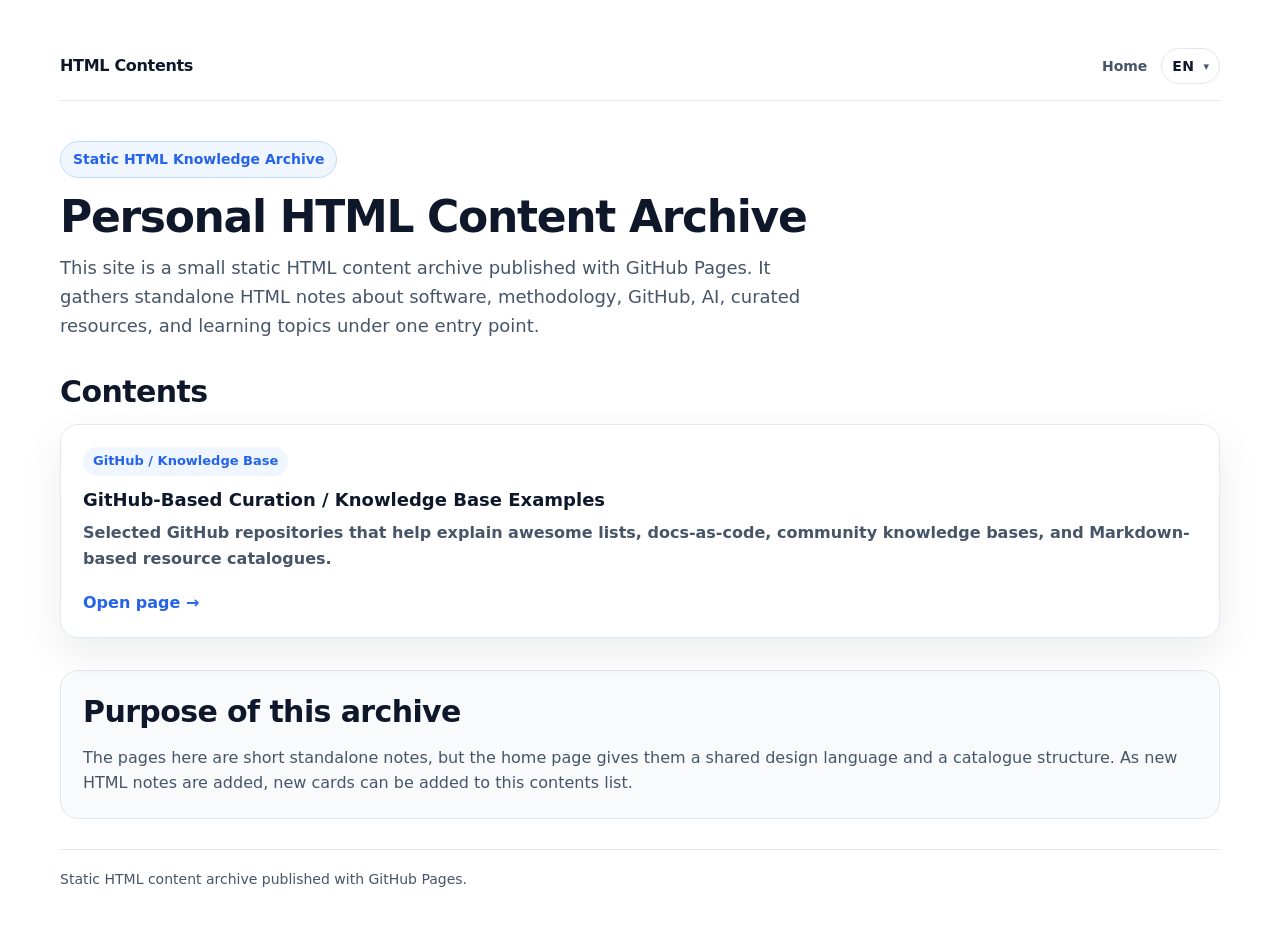
<file: index.html>
<!DOCTYPE html>
<html lang="en">
<head>
  <meta charset="UTF-8" />
  <meta name="viewport" content="width=device-width, initial-scale=1.0" />
  <title>HTML Contents</title>
  <meta name="description" content="A personal static HTML content archive published with GitHub Pages." />
  <link rel="stylesheet" href="assets/style.css" />
</head>

<body>
  <main class="page">
    <nav class="site-nav" aria-label="Main navigation">
      <a class="site-brand" href="index.html">HTML Contents</a>
      <div class="site-nav-links">
        <a href="index.html">Home</a>
        <details class="language-menu">
          <summary><span class="lang-code">EN</span></summary>
          <div class="language-options">
            <a href="tr/index.html"><span class="flag">🇹🇷</span><span class="lang-code">TR</span></a>
          </div>
        </details>
      </div>
    </nav>

    <header>
      <div class="badge">Static HTML Knowledge Archive</div>
      <h1>Personal HTML Content Archive</h1>
      <p class="intro">
        This site is a small static HTML content archive published with GitHub Pages.
        It gathers standalone HTML notes about software, methodology, GitHub, AI,
        curated resources, and learning topics under one entry point.
      </p>
    </header>

    <section class="section" aria-labelledby="contents-title">
      <h2 id="contents-title">Contents</h2>
      <div class="grid">
        <a class="card" href="GitHub-Curated-Knowledge-Repo.html">
          <span class="card-label">GitHub / Knowledge Base</span>
          <h3>GitHub-Based Curation / Knowledge Base Examples</h3>
          <p>
            Selected GitHub repositories that help explain awesome lists, docs-as-code,
            community knowledge bases, and Markdown-based resource catalogues.
          </p>
          <span class="card-link">Open page →</span>
        </a>
      </div>
    </section>

    <section class="section panel" aria-label="Purpose of this archive">
      <h2>Purpose of this archive</h2>
      <p>
        The pages here are short standalone notes, but the home page gives them a shared
        design language and a catalogue structure. As new HTML notes are added, new cards
        can be added to this contents list.
      </p>
    </section>

    <footer class="footer">
      Static HTML content archive published with GitHub Pages.
    </footer>
  </main>
</body>
</html>
</file>
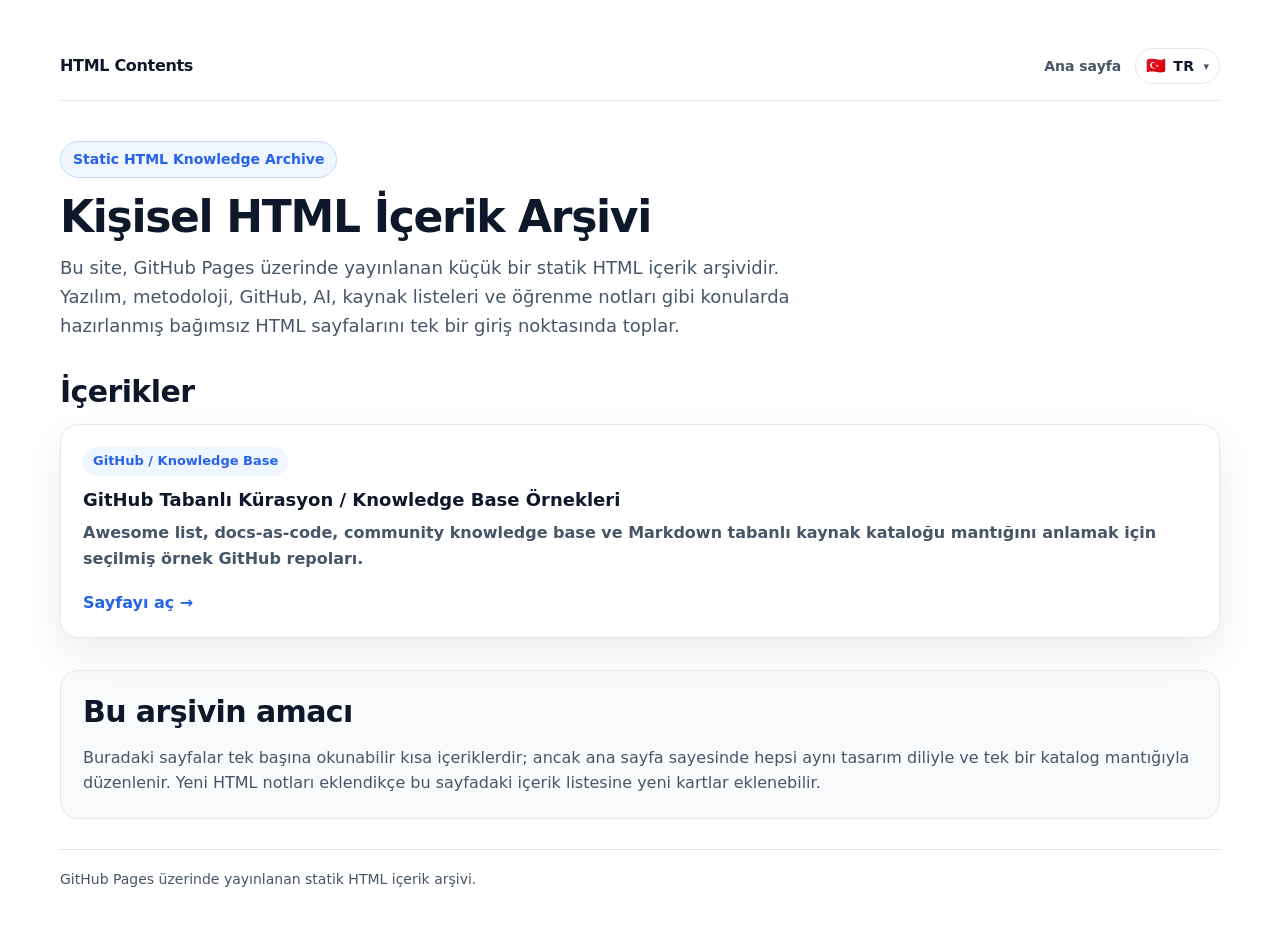
<file: tr/index.html>
<!DOCTYPE html>
<html lang="tr">
<head>
  <meta charset="UTF-8" />
  <meta name="viewport" content="width=device-width, initial-scale=1.0" />
  <title>HTML Contents</title>
  <meta name="description" content="GitHub Pages üzerinde yayınlanan kişisel HTML içerik arşivi." />
  <link rel="stylesheet" href="../assets/style.css" />
</head>

<body>
  <main class="page">
    <nav class="site-nav" aria-label="Ana gezinme">
      <a class="site-brand" href="../index.html">HTML Contents</a>
      <div class="site-nav-links">
        <a href="index.html">Ana sayfa</a>
        <details class="language-menu">
          <summary><span class="flag">🇹🇷</span><span class="lang-code">TR</span></summary>
          <div class="language-options">
            <a href="../index.html"><span class="lang-code">EN</span></a>
          </div>
        </details>
      </div>
    </nav>

    <header>
      <div class="badge">Static HTML Knowledge Archive</div>
      <h1>Kişisel HTML İçerik Arşivi</h1>
      <p class="intro">
        Bu site, GitHub Pages üzerinde yayınlanan küçük bir statik HTML içerik arşividir.
        Yazılım, metodoloji, GitHub, AI, kaynak listeleri ve öğrenme notları gibi konularda
        hazırlanmış bağımsız HTML sayfalarını tek bir giriş noktasında toplar.
      </p>
    </header>

    <section class="section" aria-labelledby="contents-title">
      <h2 id="contents-title">İçerikler</h2>
      <div class="grid">
        <a class="card" href="GitHub-Curated-Knowledge-Repo.html">
          <span class="card-label">GitHub / Knowledge Base</span>
          <h3>GitHub Tabanlı Kürasyon / Knowledge Base Örnekleri</h3>
          <p>
            Awesome list, docs-as-code, community knowledge base ve Markdown tabanlı kaynak
            kataloğu mantığını anlamak için seçilmiş örnek GitHub repoları.
          </p>
          <span class="card-link">Sayfayı aç →</span>
        </a>
      </div>
    </section>

    <section class="section panel" aria-label="Bu arşivin amacı">
      <h2>Bu arşivin amacı</h2>
      <p>
        Buradaki sayfalar tek başına okunabilir kısa içeriklerdir; ancak ana sayfa sayesinde
        hepsi aynı tasarım diliyle ve tek bir katalog mantığıyla düzenlenir. Yeni HTML notları
        eklendikçe bu sayfadaki içerik listesine yeni kartlar eklenebilir.
      </p>
    </section>

    <footer class="footer">
      GitHub Pages üzerinde yayınlanan statik HTML içerik arşivi.
    </footer>
  </main>
</body>
</html>
</file>
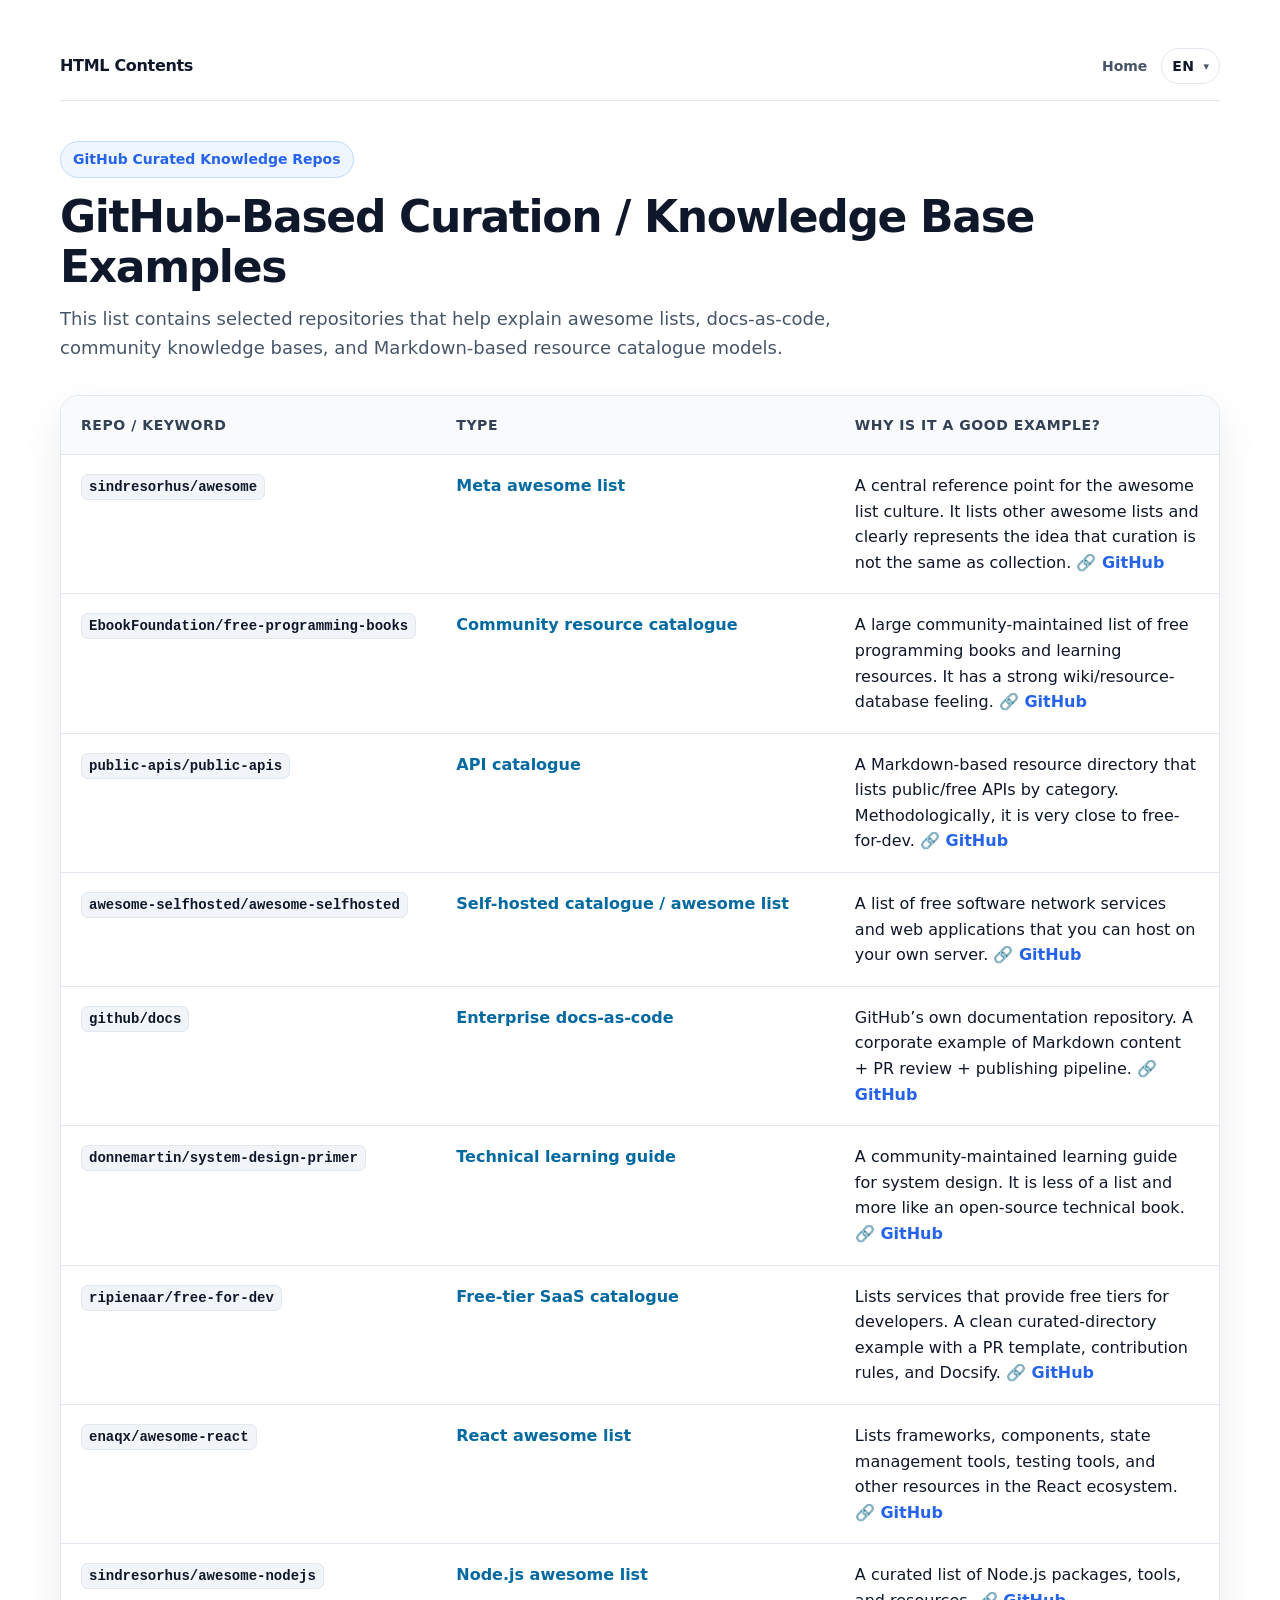
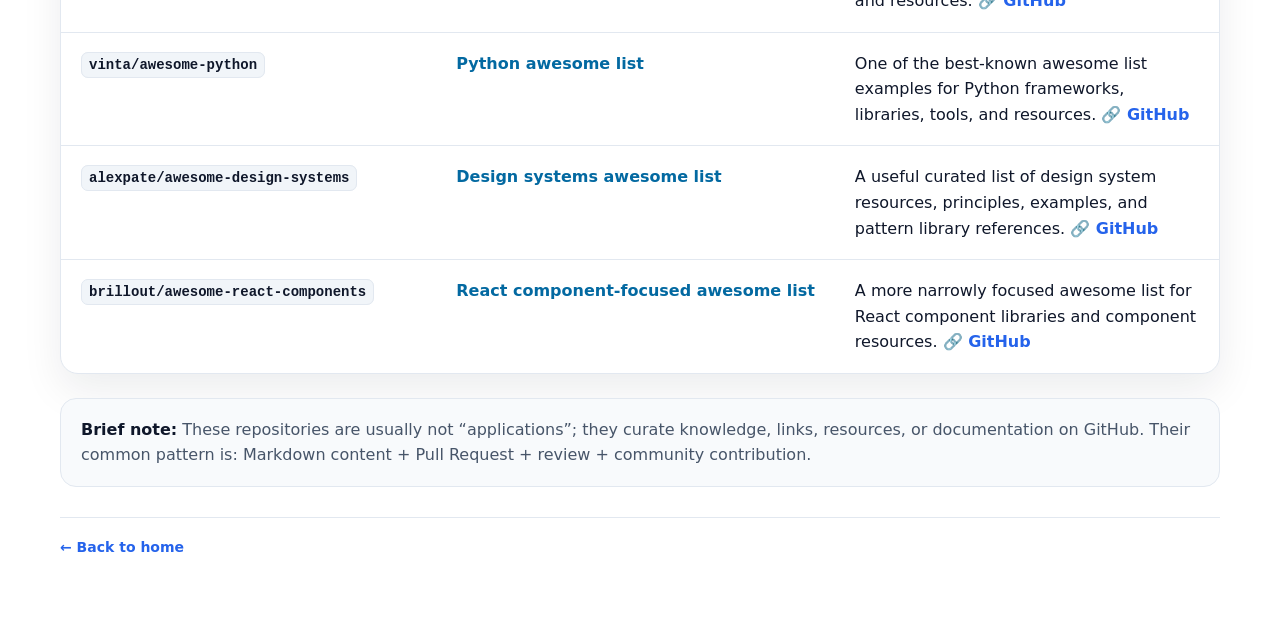
<file: GitHub-Curated-Knowledge-Repo.html>
<!DOCTYPE html>
<html lang="en">
<head>
  <meta charset="UTF-8" />
  <meta name="viewport" content="width=device-width, initial-scale=1.0" />
  <title>GitHub Curated Knowledge Repo Examples</title>
  <meta name="description" content="Examples of GitHub-based curation, awesome lists, and knowledge base repositories." />
  <link rel="stylesheet" href="assets/style.css" />
</head>

<body>
  <main class="page">
    <nav class="site-nav" aria-label="Main navigation">
      <a class="site-brand" href="index.html">HTML Contents</a>
      <div class="site-nav-links">
        <a href="index.html">Home</a>
        <details class="language-menu">
          <summary><span class="lang-code">EN</span></summary>
          <div class="language-options">
            <a href="tr/GitHub-Curated-Knowledge-Repo.html"><span class="flag">🇹🇷</span><span class="lang-code">TR</span></a>
          </div>
        </details>
      </div>
    </nav>

    <header>
      <div class="badge">GitHub Curated Knowledge Repos</div>
      <h1>GitHub-Based Curation / Knowledge Base Examples</h1>
      <p class="intro">
        This list contains selected repositories that help explain awesome lists, docs-as-code,
        community knowledge bases, and Markdown-based resource catalogue models.
      </p>
    </header>

    <section class="table-wrap" aria-label="GitHub knowledge repo examples table">
      <table>
        <thead>
          <tr>
            <th>Repo / Keyword</th>
            <th>Type</th>
            <th>Why is it a good example?</th>
          </tr>
        </thead>

        <tbody>
          <tr>
            <td><a class="repo-link" href="https://github.com/sindresorhus/awesome" target="_blank" rel="noopener noreferrer"><code>sindresorhus/awesome</code></a></td>
            <td class="type">Meta awesome list</td>
            <td>
              A central reference point for the awesome list culture. It lists other awesome lists and clearly represents the idea that curation is not the same as collection.
              <a href="https://github.com/sindresorhus/awesome" target="_blank" rel="noopener noreferrer">🔗 GitHub</a>
            </td>
          </tr>

          <tr>
            <td><a class="repo-link" href="https://github.com/EbookFoundation/free-programming-books" target="_blank" rel="noopener noreferrer"><code>EbookFoundation/free-programming-books</code></a></td>
            <td class="type">Community resource catalogue</td>
            <td>
              A large community-maintained list of free programming books and learning resources. It has a strong wiki/resource-database feeling.
              <a href="https://github.com/EbookFoundation/free-programming-books" target="_blank" rel="noopener noreferrer">🔗 GitHub</a>
            </td>
          </tr>

          <tr>
            <td><a class="repo-link" href="https://github.com/public-apis/public-apis" target="_blank" rel="noopener noreferrer"><code>public-apis/public-apis</code></a></td>
            <td class="type">API catalogue</td>
            <td>
              A Markdown-based resource directory that lists public/free APIs by category. Methodologically, it is very close to free-for-dev.
              <a href="https://github.com/public-apis/public-apis" target="_blank" rel="noopener noreferrer">🔗 GitHub</a>
            </td>
          </tr>

          <tr>
            <td><a class="repo-link" href="https://github.com/awesome-selfhosted/awesome-selfhosted" target="_blank" rel="noopener noreferrer"><code>awesome-selfhosted/awesome-selfhosted</code></a></td>
            <td class="type">Self-hosted catalogue / awesome list</td>
            <td>
              A list of free software network services and web applications that you can host on your own server.
              <a href="https://github.com/awesome-selfhosted/awesome-selfhosted" target="_blank" rel="noopener noreferrer">🔗 GitHub</a>
            </td>
          </tr>

          <tr>
            <td><a class="repo-link" href="https://github.com/github/docs" target="_blank" rel="noopener noreferrer"><code>github/docs</code></a></td>
            <td class="type">Enterprise docs-as-code</td>
            <td>
              GitHub’s own documentation repository. A corporate example of Markdown content + PR review + publishing pipeline.
              <a href="https://github.com/github/docs" target="_blank" rel="noopener noreferrer">🔗 GitHub</a>
            </td>
          </tr>

          <tr>
            <td><a class="repo-link" href="https://github.com/donnemartin/system-design-primer" target="_blank" rel="noopener noreferrer"><code>donnemartin/system-design-primer</code></a></td>
            <td class="type">Technical learning guide</td>
            <td>
              A community-maintained learning guide for system design. It is less of a list and more like an open-source technical book.
              <a href="https://github.com/donnemartin/system-design-primer" target="_blank" rel="noopener noreferrer">🔗 GitHub</a>
            </td>
          </tr>

          <tr>
            <td><a class="repo-link" href="https://github.com/ripienaar/free-for-dev" target="_blank" rel="noopener noreferrer"><code>ripienaar/free-for-dev</code></a></td>
            <td class="type">Free-tier SaaS catalogue</td>
            <td>
              Lists services that provide free tiers for developers. A clean curated-directory example with a PR template, contribution rules, and Docsify.
              <a href="https://github.com/ripienaar/free-for-dev" target="_blank" rel="noopener noreferrer">🔗 GitHub</a>
            </td>
          </tr>

          <tr>
            <td><a class="repo-link" href="https://github.com/enaqx/awesome-react" target="_blank" rel="noopener noreferrer"><code>enaqx/awesome-react</code></a></td>
            <td class="type">React awesome list</td>
            <td>
              Lists frameworks, components, state management tools, testing tools, and other resources in the React ecosystem.
              <a href="https://github.com/enaqx/awesome-react" target="_blank" rel="noopener noreferrer">🔗 GitHub</a>
            </td>
          </tr>

          <tr>
            <td><a class="repo-link" href="https://github.com/sindresorhus/awesome-nodejs" target="_blank" rel="noopener noreferrer"><code>sindresorhus/awesome-nodejs</code></a></td>
            <td class="type">Node.js awesome list</td>
            <td>
              A curated list of Node.js packages, tools, and resources.
              <a href="https://github.com/sindresorhus/awesome-nodejs" target="_blank" rel="noopener noreferrer">🔗 GitHub</a>
            </td>
          </tr>

          <tr>
            <td><a class="repo-link" href="https://github.com/vinta/awesome-python" target="_blank" rel="noopener noreferrer"><code>vinta/awesome-python</code></a></td>
            <td class="type">Python awesome list</td>
            <td>
              One of the best-known awesome list examples for Python frameworks, libraries, tools, and resources.
              <a href="https://github.com/vinta/awesome-python" target="_blank" rel="noopener noreferrer">🔗 GitHub</a>
            </td>
          </tr>

          <tr>
            <td><a class="repo-link" href="https://github.com/alexpate/awesome-design-systems" target="_blank" rel="noopener noreferrer"><code>alexpate/awesome-design-systems</code></a></td>
            <td class="type">Design systems awesome list</td>
            <td>
              A useful curated list of design system resources, principles, examples, and pattern library references.
              <a href="https://github.com/alexpate/awesome-design-systems" target="_blank" rel="noopener noreferrer">🔗 GitHub</a>
            </td>
          </tr>

          <tr>
            <td><a class="repo-link" href="https://github.com/brillout/awesome-react-components" target="_blank" rel="noopener noreferrer"><code>brillout/awesome-react-components</code></a></td>
            <td class="type">React component-focused awesome list</td>
            <td>
              A more narrowly focused awesome list for React component libraries and component resources.
              <a href="https://github.com/brillout/awesome-react-components" target="_blank" rel="noopener noreferrer">🔗 GitHub</a>
            </td>
          </tr>
        </tbody>
      </table>
    </section>

    <aside class="note">
      <strong>Brief note:</strong>
      These repositories are usually not “applications”; they curate knowledge, links,
      resources, or documentation on GitHub. Their common pattern is:
      Markdown content + Pull Request + review + community contribution.
    </aside>

    <footer class="footer">
      <a href="index.html">← Back to home</a>
    </footer>
  </main>
</body>
</html>
</file>
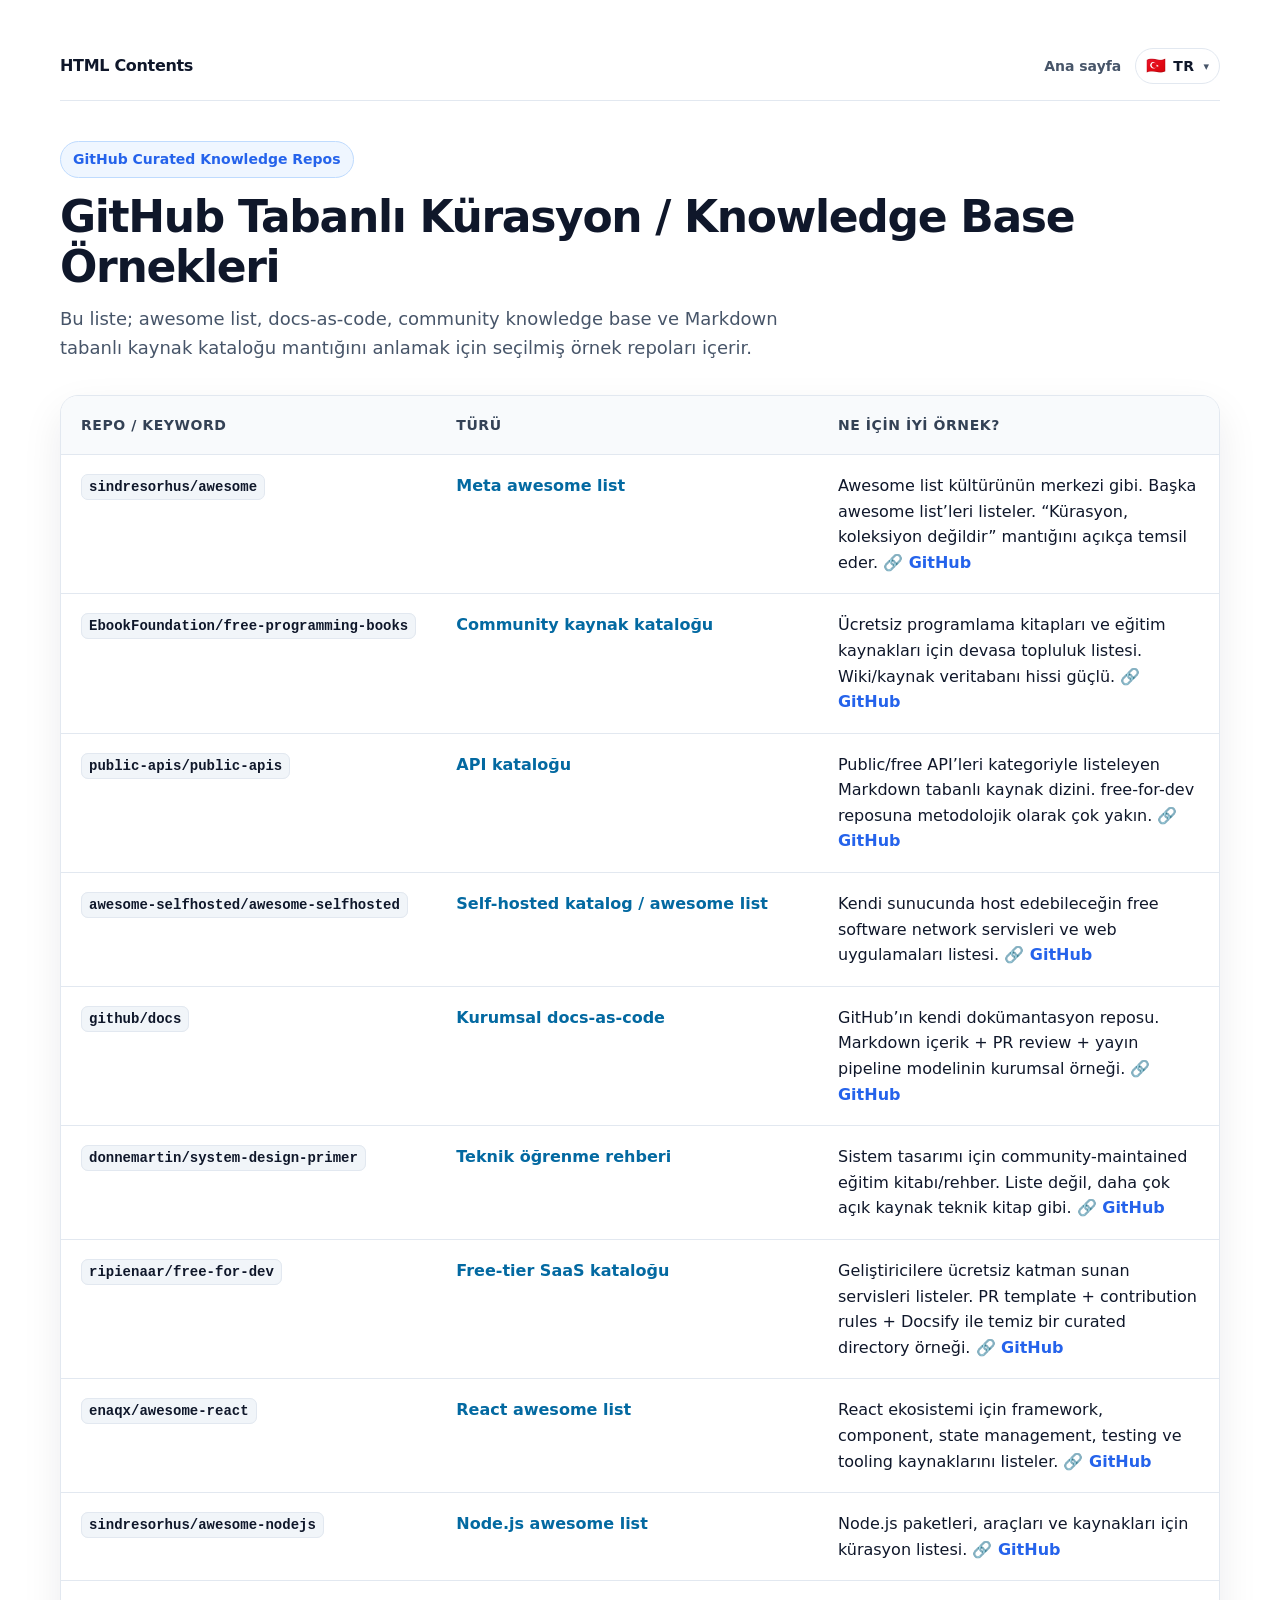
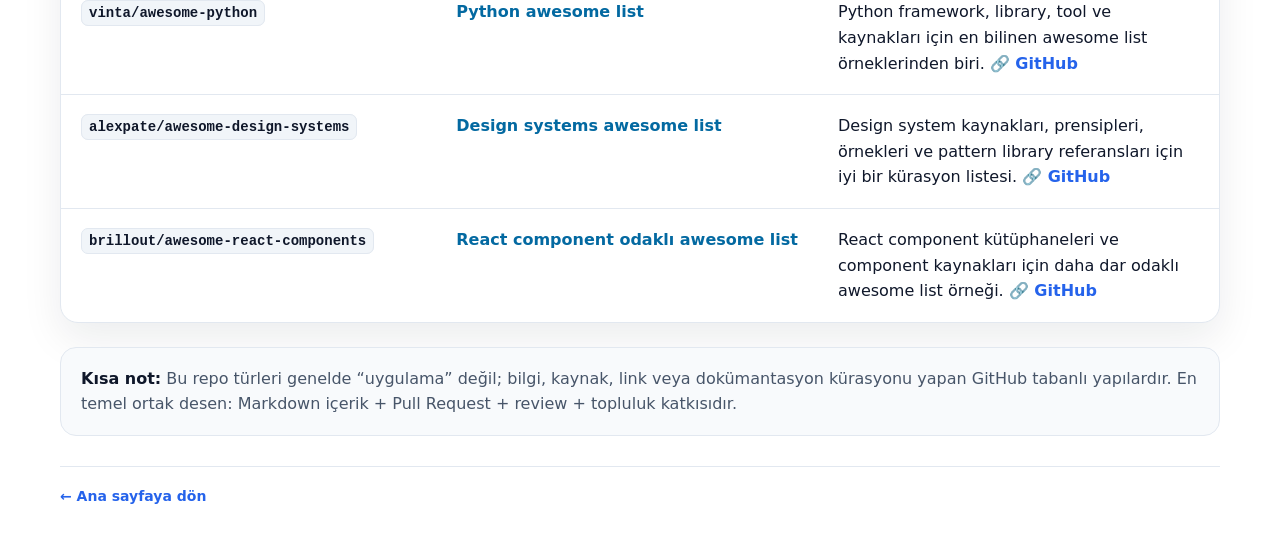
<file: tr/GitHub-Curated-Knowledge-Repo.html>
<!DOCTYPE html>
<html lang="tr">
<head>
  <meta charset="UTF-8" />
  <meta name="viewport" content="width=device-width, initial-scale=1.0" />
  <title>GitHub Curated Knowledge Repo Örnekleri</title>
  <meta name="description" content="GitHub tabanlı kürasyon, awesome list ve knowledge base repo örnekleri." />
  <link rel="stylesheet" href="../assets/style.css" />
</head>

<body>
  <main class="page">
    <nav class="site-nav" aria-label="Ana gezinme">
      <a class="site-brand" href="../index.html">HTML Contents</a>
      <div class="site-nav-links">
        <a href="index.html">Ana sayfa</a>
        <details class="language-menu">
          <summary><span class="flag">🇹🇷</span><span class="lang-code">TR</span></summary>
          <div class="language-options">
            <a href="../GitHub-Curated-Knowledge-Repo.html"><span class="lang-code">EN</span></a>
          </div>
        </details>
      </div>
    </nav>

    <header>
      <div class="badge">GitHub Curated Knowledge Repos</div>
      <h1>GitHub Tabanlı Kürasyon / Knowledge Base Örnekleri</h1>
      <p class="intro">
        Bu liste; awesome list, docs-as-code, community knowledge base ve Markdown tabanlı
        kaynak kataloğu mantığını anlamak için seçilmiş örnek repoları içerir.
      </p>
    </header>

    <section class="table-wrap" aria-label="GitHub knowledge repo örnekleri tablosu">
      <table>
        <thead>
          <tr>
            <th>Repo / Keyword</th>
            <th>Türü</th>
            <th>Ne için iyi örnek?</th>
          </tr>
        </thead>

        <tbody>
          <tr>
            <td><a class="repo-link" href="https://github.com/sindresorhus/awesome" target="_blank" rel="noopener noreferrer"><code>sindresorhus/awesome</code></a></td>
            <td class="type">Meta awesome list</td>
            <td>
              Awesome list kültürünün merkezi gibi. Başka awesome list’leri listeler. “Kürasyon, koleksiyon değildir” mantığını açıkça temsil eder.
              <a href="https://github.com/sindresorhus/awesome" target="_blank" rel="noopener noreferrer">🔗 GitHub</a>
            </td>
          </tr>

          <tr>
            <td><a class="repo-link" href="https://github.com/EbookFoundation/free-programming-books" target="_blank" rel="noopener noreferrer"><code>EbookFoundation/free-programming-books</code></a></td>
            <td class="type">Community kaynak kataloğu</td>
            <td>
              Ücretsiz programlama kitapları ve eğitim kaynakları için devasa topluluk listesi. Wiki/kaynak veritabanı hissi güçlü.
              <a href="https://github.com/EbookFoundation/free-programming-books" target="_blank" rel="noopener noreferrer">🔗 GitHub</a>
            </td>
          </tr>

          <tr>
            <td><a class="repo-link" href="https://github.com/public-apis/public-apis" target="_blank" rel="noopener noreferrer"><code>public-apis/public-apis</code></a></td>
            <td class="type">API kataloğu</td>
            <td>
              Public/free API’leri kategoriyle listeleyen Markdown tabanlı kaynak dizini. free-for-dev reposuna metodolojik olarak çok yakın.
              <a href="https://github.com/public-apis/public-apis" target="_blank" rel="noopener noreferrer">🔗 GitHub</a>
            </td>
          </tr>

          <tr>
            <td><a class="repo-link" href="https://github.com/awesome-selfhosted/awesome-selfhosted" target="_blank" rel="noopener noreferrer"><code>awesome-selfhosted/awesome-selfhosted</code></a></td>
            <td class="type">Self-hosted katalog / awesome list</td>
            <td>
              Kendi sunucunda host edebileceğin free software network servisleri ve web uygulamaları listesi.
              <a href="https://github.com/awesome-selfhosted/awesome-selfhosted" target="_blank" rel="noopener noreferrer">🔗 GitHub</a>
            </td>
          </tr>

          <tr>
            <td><a class="repo-link" href="https://github.com/github/docs" target="_blank" rel="noopener noreferrer"><code>github/docs</code></a></td>
            <td class="type">Kurumsal docs-as-code</td>
            <td>
              GitHub’ın kendi dokümantasyon reposu. Markdown içerik + PR review + yayın pipeline modelinin kurumsal örneği.
              <a href="https://github.com/github/docs" target="_blank" rel="noopener noreferrer">🔗 GitHub</a>
            </td>
          </tr>

          <tr>
            <td><a class="repo-link" href="https://github.com/donnemartin/system-design-primer" target="_blank" rel="noopener noreferrer"><code>donnemartin/system-design-primer</code></a></td>
            <td class="type">Teknik öğrenme rehberi</td>
            <td>
              Sistem tasarımı için community-maintained eğitim kitabı/rehber. Liste değil, daha çok açık kaynak teknik kitap gibi.
              <a href="https://github.com/donnemartin/system-design-primer" target="_blank" rel="noopener noreferrer">🔗 GitHub</a>
            </td>
          </tr>

          <tr>
            <td><a class="repo-link" href="https://github.com/ripienaar/free-for-dev" target="_blank" rel="noopener noreferrer"><code>ripienaar/free-for-dev</code></a></td>
            <td class="type">Free-tier SaaS kataloğu</td>
            <td>
              Geliştiricilere ücretsiz katman sunan servisleri listeler. PR template + contribution rules + Docsify ile temiz bir curated directory örneği.
              <a href="https://github.com/ripienaar/free-for-dev" target="_blank" rel="noopener noreferrer">🔗 GitHub</a>
            </td>
          </tr>

          <tr>
            <td><a class="repo-link" href="https://github.com/enaqx/awesome-react" target="_blank" rel="noopener noreferrer"><code>enaqx/awesome-react</code></a></td>
            <td class="type">React awesome list</td>
            <td>
              React ekosistemi için framework, component, state management, testing ve tooling kaynaklarını listeler.
              <a href="https://github.com/enaqx/awesome-react" target="_blank" rel="noopener noreferrer">🔗 GitHub</a>
            </td>
          </tr>

          <tr>
            <td><a class="repo-link" href="https://github.com/sindresorhus/awesome-nodejs" target="_blank" rel="noopener noreferrer"><code>sindresorhus/awesome-nodejs</code></a></td>
            <td class="type">Node.js awesome list</td>
            <td>
              Node.js paketleri, araçları ve kaynakları için kürasyon listesi.
              <a href="https://github.com/sindresorhus/awesome-nodejs" target="_blank" rel="noopener noreferrer">🔗 GitHub</a>
            </td>
          </tr>

          <tr>
            <td><a class="repo-link" href="https://github.com/vinta/awesome-python" target="_blank" rel="noopener noreferrer"><code>vinta/awesome-python</code></a></td>
            <td class="type">Python awesome list</td>
            <td>
              Python framework, library, tool ve kaynakları için en bilinen awesome list örneklerinden biri.
              <a href="https://github.com/vinta/awesome-python" target="_blank" rel="noopener noreferrer">🔗 GitHub</a>
            </td>
          </tr>

          <tr>
            <td><a class="repo-link" href="https://github.com/alexpate/awesome-design-systems" target="_blank" rel="noopener noreferrer"><code>alexpate/awesome-design-systems</code></a></td>
            <td class="type">Design systems awesome list</td>
            <td>
              Design system kaynakları, prensipleri, örnekleri ve pattern library referansları için iyi bir kürasyon listesi.
              <a href="https://github.com/alexpate/awesome-design-systems" target="_blank" rel="noopener noreferrer">🔗 GitHub</a>
            </td>
          </tr>

          <tr>
            <td><a class="repo-link" href="https://github.com/brillout/awesome-react-components" target="_blank" rel="noopener noreferrer"><code>brillout/awesome-react-components</code></a></td>
            <td class="type">React component odaklı awesome list</td>
            <td>
              React component kütüphaneleri ve component kaynakları için daha dar odaklı awesome list örneği.
              <a href="https://github.com/brillout/awesome-react-components" target="_blank" rel="noopener noreferrer">🔗 GitHub</a>
            </td>
          </tr>
        </tbody>
      </table>
    </section>

    <aside class="note">
      <strong>Kısa not:</strong>
      Bu repo türleri genelde “uygulama” değil; bilgi, kaynak, link veya dokümantasyon
      kürasyonu yapan GitHub tabanlı yapılardır. En temel ortak desen:
      Markdown içerik + Pull Request + review + topluluk katkısıdır.
    </aside>

    <footer class="footer">
      <a href="index.html">← Ana sayfaya dön</a>
    </footer>
  </main>
</body>
</html>
</file>
<file: assets/style.css>
:root {
  --bg: #ffffff;
  --page-soft: #f8fafc;
  --card: #ffffff;
  --text: #0f172a;
  --muted: #475569;
  --border: #e2e8f0;
  --border-strong: #cbd5e1;
  --accent: #2563eb;
  --accent-dark: #1d4ed8;
  --accent-soft: #eff6ff;
  --code-bg: #f1f5f9;
  --table-head: #f8fafc;
  --row-hover: #f9fafb;
  --shadow: 0 16px 40px rgba(15, 23, 42, 0.08);
}

* {
  box-sizing: border-box;
}

html {
  scroll-behavior: smooth;
}

body {
  margin: 0;
  font-family: system-ui, -apple-system, BlinkMacSystemFont, "Segoe UI", sans-serif;
  background: var(--bg);
  color: var(--text);
  line-height: 1.6;
}

.page {
  max-width: 1200px;
  margin: 0 auto;
  padding: 48px 20px;
}

.site-nav {
  display: flex;
  justify-content: space-between;
  align-items: center;
  gap: 16px;
  margin-bottom: 40px;
  padding-bottom: 16px;
  border-bottom: 1px solid var(--border);
}

.site-brand {
  color: var(--text);
  font-weight: 800;
  text-decoration: none;
  letter-spacing: -0.02em;
}

.site-nav-links {
  display: flex;
  align-items: center;
  gap: 14px;
  flex-wrap: wrap;
}

.site-nav-links a {
  color: var(--muted);
  font-size: 14px;
  font-weight: 700;
  text-decoration: none;
}

.site-nav-links a:hover {
  color: var(--accent);
  text-decoration: none;
}


.language-menu {
  position: relative;
}

.language-menu summary {
  display: inline-flex;
  align-items: center;
  gap: 7px;
  min-height: 34px;
  padding: 6px 10px;
  border: 1px solid var(--border);
  border-radius: 999px;
  background: var(--card);
  color: var(--text);
  font-size: 14px;
  font-weight: 800;
  cursor: pointer;
  list-style: none;
  user-select: none;
}

.language-menu summary::-webkit-details-marker {
  display: none;
}

.language-menu summary::after {
  content: "▾";
  color: var(--muted);
  font-size: 11px;
  line-height: 1;
  margin-left: 2px;
}

.language-menu[open] summary {
  border-color: #bfdbfe;
  box-shadow: 0 0 0 3px var(--accent-soft);
}

.language-options {
  position: absolute;
  right: 0;
  top: calc(100% + 8px);
  z-index: 10;
  min-width: 96px;
  padding: 6px;
  border: 1px solid var(--border);
  border-radius: 14px;
  background: var(--card);
  box-shadow: var(--shadow);
}

.language-options a {
  display: flex;
  align-items: center;
  gap: 8px;
  padding: 8px 10px;
  border-radius: 10px;
  color: var(--text);
  font-size: 14px;
  font-weight: 800;
  text-decoration: none;
  white-space: nowrap;
}

.language-options a:hover {
  background: var(--accent-soft);
  color: var(--accent);
  text-decoration: none;
}

.flag {
  font-size: 16px;
  line-height: 1;
}

.lang-code {
  letter-spacing: 0.03em;
}

header {
  margin-bottom: 32px;
}

.badge {
  display: inline-block;
  padding: 6px 12px;
  margin-bottom: 14px;
  border: 1px solid #bfdbfe;
  border-radius: 999px;
  color: var(--accent);
  background: var(--accent-soft);
  font-size: 14px;
  font-weight: 600;
}

h1 {
  margin: 0 0 12px;
  font-size: clamp(28px, 4vw, 44px);
  line-height: 1.15;
  letter-spacing: -0.03em;
  color: var(--text);
}

h2 {
  margin: 0 0 14px;
  font-size: clamp(22px, 3vw, 30px);
  line-height: 1.25;
  letter-spacing: -0.02em;
}

h3 {
  margin: 0 0 8px;
  font-size: 18px;
  line-height: 1.35;
}

.intro {
  max-width: 780px;
  color: var(--muted);
  font-size: 18px;
  margin: 0;
}

.section {
  margin-top: 32px;
}

.grid {
  display: grid;
  grid-template-columns: repeat(auto-fit, minmax(280px, 1fr));
  gap: 18px;
}

.card {
  display: block;
  min-height: 190px;
  padding: 22px;
  border: 1px solid var(--border);
  border-radius: 18px;
  background: var(--card);
  color: inherit;
  text-decoration: none;
  box-shadow: var(--shadow);
  transition: transform 160ms ease, border-color 160ms ease, box-shadow 160ms ease;
}

.card:hover {
  transform: translateY(-2px);
  border-color: #bfdbfe;
  box-shadow: 0 18px 46px rgba(15, 23, 42, 0.11);
  text-decoration: none;
}

.card-label {
  display: inline-block;
  margin-bottom: 12px;
  padding: 4px 10px;
  border-radius: 999px;
  background: var(--accent-soft);
  color: var(--accent);
  font-size: 13px;
  font-weight: 700;
}

.card p {
  margin: 0;
  color: var(--muted);
}

.card .card-link {
  display: inline-block;
  margin-top: 18px;
  color: var(--accent);
  font-weight: 800;
}

.panel {
  padding: 22px;
  border: 1px solid var(--border);
  border-radius: 18px;
  background: var(--page-soft);
}

.panel p {
  margin: 0;
  color: var(--muted);
}

.table-wrap {
  overflow-x: auto;
  border: 1px solid var(--border);
  border-radius: 18px;
  background: var(--card);
  box-shadow: var(--shadow);
}

table {
  width: 100%;
  border-collapse: collapse;
  min-width: 860px;
}

thead {
  background: var(--table-head);
}

th,
td {
  padding: 18px 20px;
  text-align: left;
  vertical-align: top;
  border-bottom: 1px solid var(--border);
}

th {
  color: #334155;
  font-size: 14px;
  letter-spacing: 0.04em;
  text-transform: uppercase;
  font-weight: 700;
}

tbody tr:hover {
  background: var(--row-hover);
}

tbody tr:last-child td {
  border-bottom: none;
}

code {
  padding: 4px 7px;
  border-radius: 7px;
  background: var(--code-bg);
  color: #0f172a;
  font-size: 14px;
  white-space: nowrap;
  border: 1px solid var(--border);
}

.type {
  color: #0369a1;
  font-weight: 600;
  white-space: nowrap;
}

a {
  color: var(--accent);
  font-weight: 700;
  text-decoration: none;
}

a:hover {
  color: var(--accent-dark);
  text-decoration: underline;
}

.note {
  margin-top: 24px;
  padding: 18px 20px;
  border: 1px solid var(--border);
  border-radius: 16px;
  background: var(--page-soft);
  color: var(--muted);
}

.note strong {
  color: var(--text);
}

.footer {
  margin-top: 30px;
  padding-top: 18px;
  border-top: 1px solid var(--border);
  color: var(--muted);
  font-size: 14px;
}

.footer a {
  font-size: 14px;
}


.repo-link {
  color: inherit;
  text-decoration: none;
}

.repo-link:hover {
  text-decoration: none;
}

.repo-link:hover code {
  border-color: #93c5fd;
  background: #eff6ff;
  color: var(--accent);
}

@media (max-width: 700px) {
  .page {
    padding: 32px 14px;
  }

  .site-nav {
    align-items: flex-start;
    flex-direction: column;
    margin-bottom: 30px;
  }

  .intro {
    font-size: 16px;
  }

  th,
  td {
    padding: 14px 16px;
  }
}
</file>
